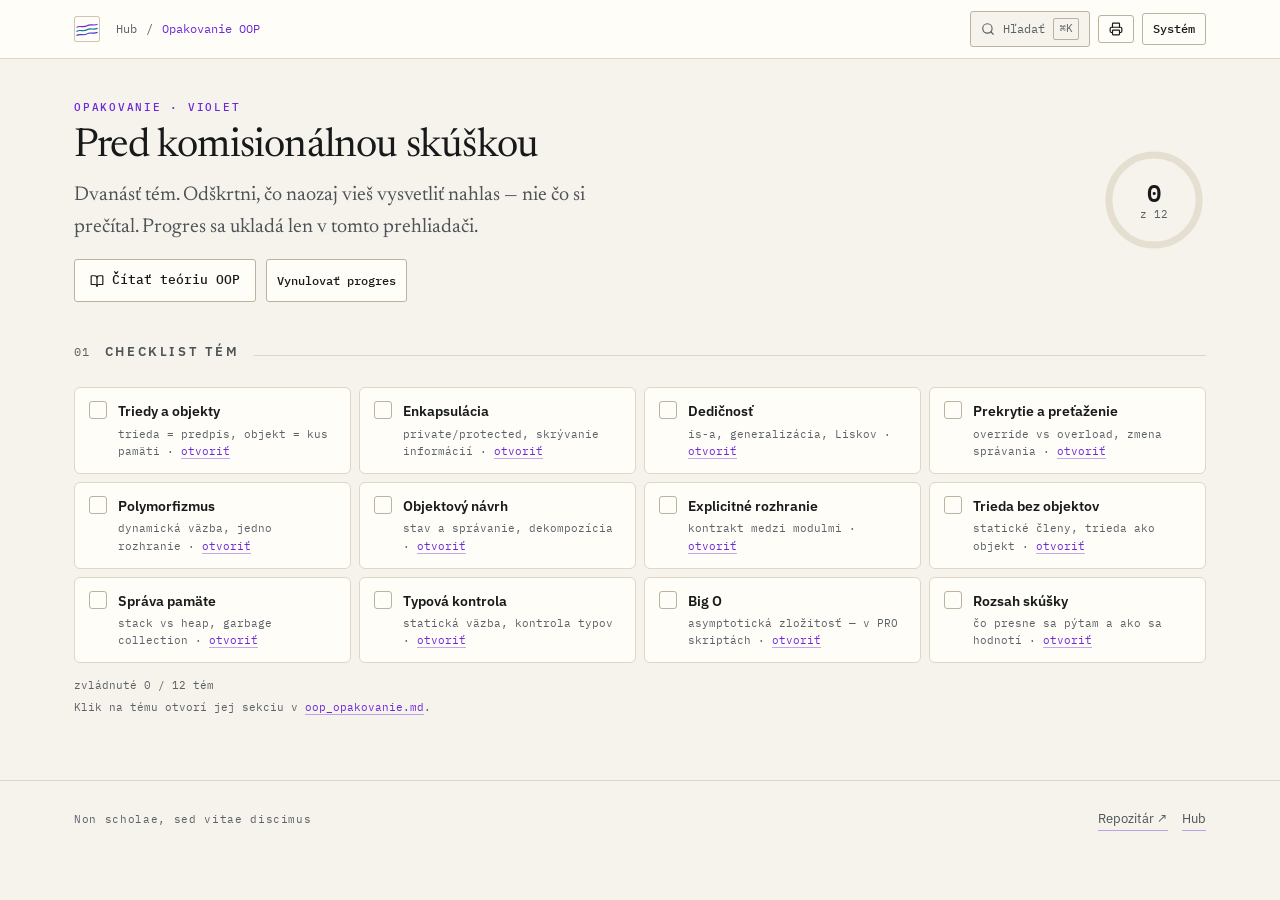
<file: oop.html>
<!DOCTYPE html>
<html lang="sk">
<head>
<meta charset="utf-8">
<meta name="viewport" content="width=device-width, initial-scale=1">
<title>Opakovanie OOP · SPSITKNM</title>
<meta name="description" content="Checklist dvanástich tém pred komisionálnou skúškou z programovania — s vlastným progresom uloženým v prehliadači.">
<script>try{var t=localStorage.getItem('teren-theme');if(t==='light'||t==='dark')document.documentElement.setAttribute('data-theme',t)}catch(e){}</script>
<link rel="icon" href="/assets/favicon.svg" type="image/svg+xml">
<link rel="alternate icon" href="/favicon-32.png" sizes="32x32">
<link rel="apple-touch-icon" href="/apple-touch-icon.png">
<meta property="og:type" content="website">
<meta property="og:image" content="https://spsitknm.github.io/assets/og-oop.png">
<link rel="preconnect" href="https://fonts.googleapis.com">
<link rel="preconnect" href="https://fonts.gstatic.com" crossorigin>
<link href="https://fonts.googleapis.com/css2?family=Newsreader:ital,opsz,wght@0,6..72,400;0,6..72,500;0,6..72,600;1,6..72,400&family=IBM+Plex+Sans:wght@400;500;600;700&family=IBM+Plex+Mono:wght@400;500;600&display=swap" rel="stylesheet">
<link rel="stylesheet" href="/ds.css">
<script src="/app.js"></script>
</head>
<body data-subject="oop">
<a href="#main" class="skip">Preskočiť na obsah</a>

<header class="top">
  <div class="top__in">
    <a class="brand" href="/" aria-label="SPSITKNM — domov">
      <svg viewBox="0 0 32 32" aria-hidden="true"><rect x=".5" y=".5" width="31" height="31" rx="3" fill="none" stroke="var(--line2)"/>
        <path d="M3 24C8 21 11 25 16 22 21 19 24 23 29 20" fill="none" stroke="var(--pro)" stroke-width="1.4"/>
        <path d="M3 19C8 16 11 20 16 17 21 14 24 18 29 15" fill="none" stroke="var(--sxg)" stroke-width="1.4"/>
        <path d="M3 14C8 11 11 15 16 12 21 9 24 13 29 10" fill="none" stroke="var(--oop)" stroke-width="1.4"/></svg>
    </a>
    <nav class="crumb" aria-label="Omrvinky"><a href="/">Hub</a><span>/</span><span class="here s-oop">Opakovanie OOP</span></nav>
    <div class="top__actions">
      <button type="button" class="searchbtn" data-open-palette><svg class="ic" width="14" height="14"><use href="/assets/icons.svg#search"/></svg> Hľadať <span class="kbd">⌘K</span></button>
      <button type="button" class="btn btn--sm" onclick="window.print()" aria-label="Tlačiť"><svg class="ic" width="14" height="14"><use href="/assets/icons.svg#printer"/></svg></button>
      <button type="button" class="btn btn--sm" data-theme-toggle>Téma</button>
    </div>
  </div>
</header>

<main id="main">
  <section class="sec" style="padding-top:40px">
    <div style="display:flex;gap:24px;flex-wrap:wrap;align-items:center">
      <div style="flex:1;min-width:240px">
        <p class="eyebrow" style="color:var(--oop);margin-bottom:10px">OPAKOVANIE · VIOLET</p>
        <h1 class="display" style="font-size:clamp(28px,4vw,40px)">Pred komisionálnou skúškou</h1>
        <p class="lede" style="max-width:48ch;margin-top:10px">Dvanásť tém. Odškrtni, čo naozaj vieš vysvetliť nahlas — nie čo si prečítal. Progres sa ukladá len v tomto prehliadači.</p>
        <div style="display:flex;gap:10px;flex-wrap:wrap;margin-top:16px">
          <a class="btn" href="/citacka.html?s=oop&amp;doc=oop-opakovanie"><svg class="ic" width="14" height="14"><use href="/assets/icons.svg#book"/></svg> Čítať teóriu OOP</a>
          <button type="button" class="btn btn--sm" data-checklist-reset>Vynulovať progres</button>
        </div>
      </div>
      <div class="ring" role="progressbar" aria-valuemin="0" aria-valuemax="100" aria-label="Progres opakovania">
        <svg viewBox="0 0 120 120" aria-hidden="true">
          <circle class="bg" cx="60" cy="60" r="52"/>
          <circle class="fg" data-ring-fg cx="60" cy="60" r="52" transform="rotate(-90 60 60)"/>
        </svg>
        <div class="ring__c"><b data-ring-num>0</b><span>z <span data-ring-total>12</span></span></div>
      </div>
    </div>
  </section>

  <section class="sec sec--tight">
    <div class="rule"><span class="n">01</span><h2>Checklist tém</h2><span class="bar"></span></div>
    <div class="checklist" data-checklist="oop-check" id="checklist">
      <p class="muted" style="font-size:13px">Načítavam témy…</p>
    </div>
    <p class="mono" style="font-size:11px;color:var(--ink3);margin-top:14px" data-progress-label>zvládnuté 0 / 12 tém</p>
    <p class="mono" style="font-size:11px;color:var(--ink3);margin-top:4px">Klik na tému otvorí jej sekciu v <a class="lnk" href="/citacka.html?s=oop&amp;doc=oop-opakovanie">oop_opakovanie.md</a>.</p>
  </section>
</main>

<footer class="foot">
  <div class="foot__in">
    <p class="mono">Non scholae, sed vitae discimus</p>
    <div style="display:flex;gap:14px;font-size:13px">
      <a class="lnk" href="https://github.com/SPSITKNM/oop_opakovanie">Repozitár ↗</a>
      <a class="lnk" href="/">Hub</a>
    </div>
  </div>
</footer>

<nav class="tabbar" aria-label="Rýchla navigácia">
  <a href="/">Hub</a><a href="/predmet.html?s=pro">PRO</a><a href="/predmet.html?s=sxg">SXG</a><a href="/oop.html" aria-current="page">OOP</a>
</nav>

<script>
(function boot() {
  if (!window.TEREN) { return setTimeout(boot, 20); }
  var T = window.TEREN;
  function refUrl(ref) {
    var s = ref.split('/')[0], rest = ref.split('/').slice(1).join('/');
    var slug = rest.split('#')[0], hash = rest.indexOf('#') >= 0 ? '#' + rest.split('#')[1] : '';
    return '/citacka.html?s=' + s + '&doc=' + slug + hash;
  }
  fetch('/content/oop.json').then(function (r) { return r.json(); }).then(function (set) {
    var box = document.getElementById('checklist');
    box.innerHTML = (set.topics || []).map(function (t) {
      var url = refUrl(t.ref || 'oop/oop-opakovanie');
      return '<button type="button" class="check" data-id="' + t.id + '" aria-pressed="false">' +
        '<span class="box" aria-hidden="true"><svg width="12" height="12"><use href="/assets/icons.svg#check"/></svg></span>' +
        '<span style="min-width:0"><span class="nm">' + T.esc(t.name) + '</span>' +
        '<span class="hi">' + T.esc(t.hint) + ' · <a class="lnk" href="' + url + '" onclick="event.stopPropagation()">otvoriť</a></span></span>' +
        '</button>';
    }).join('');
    T.initChecklist();
  }).catch(function () {
    document.getElementById('checklist').innerHTML = '<p class="i2" style="font-size:13px">Témy sa nenačítali. Skús obnoviť stránku alebo otvor <a class="lnk" href="/citacka.html?s=oop&doc=oop-opakovanie">oop_opakovanie.md</a>.</p>';
  });
})();
</script>
</body>
</html>
</file>
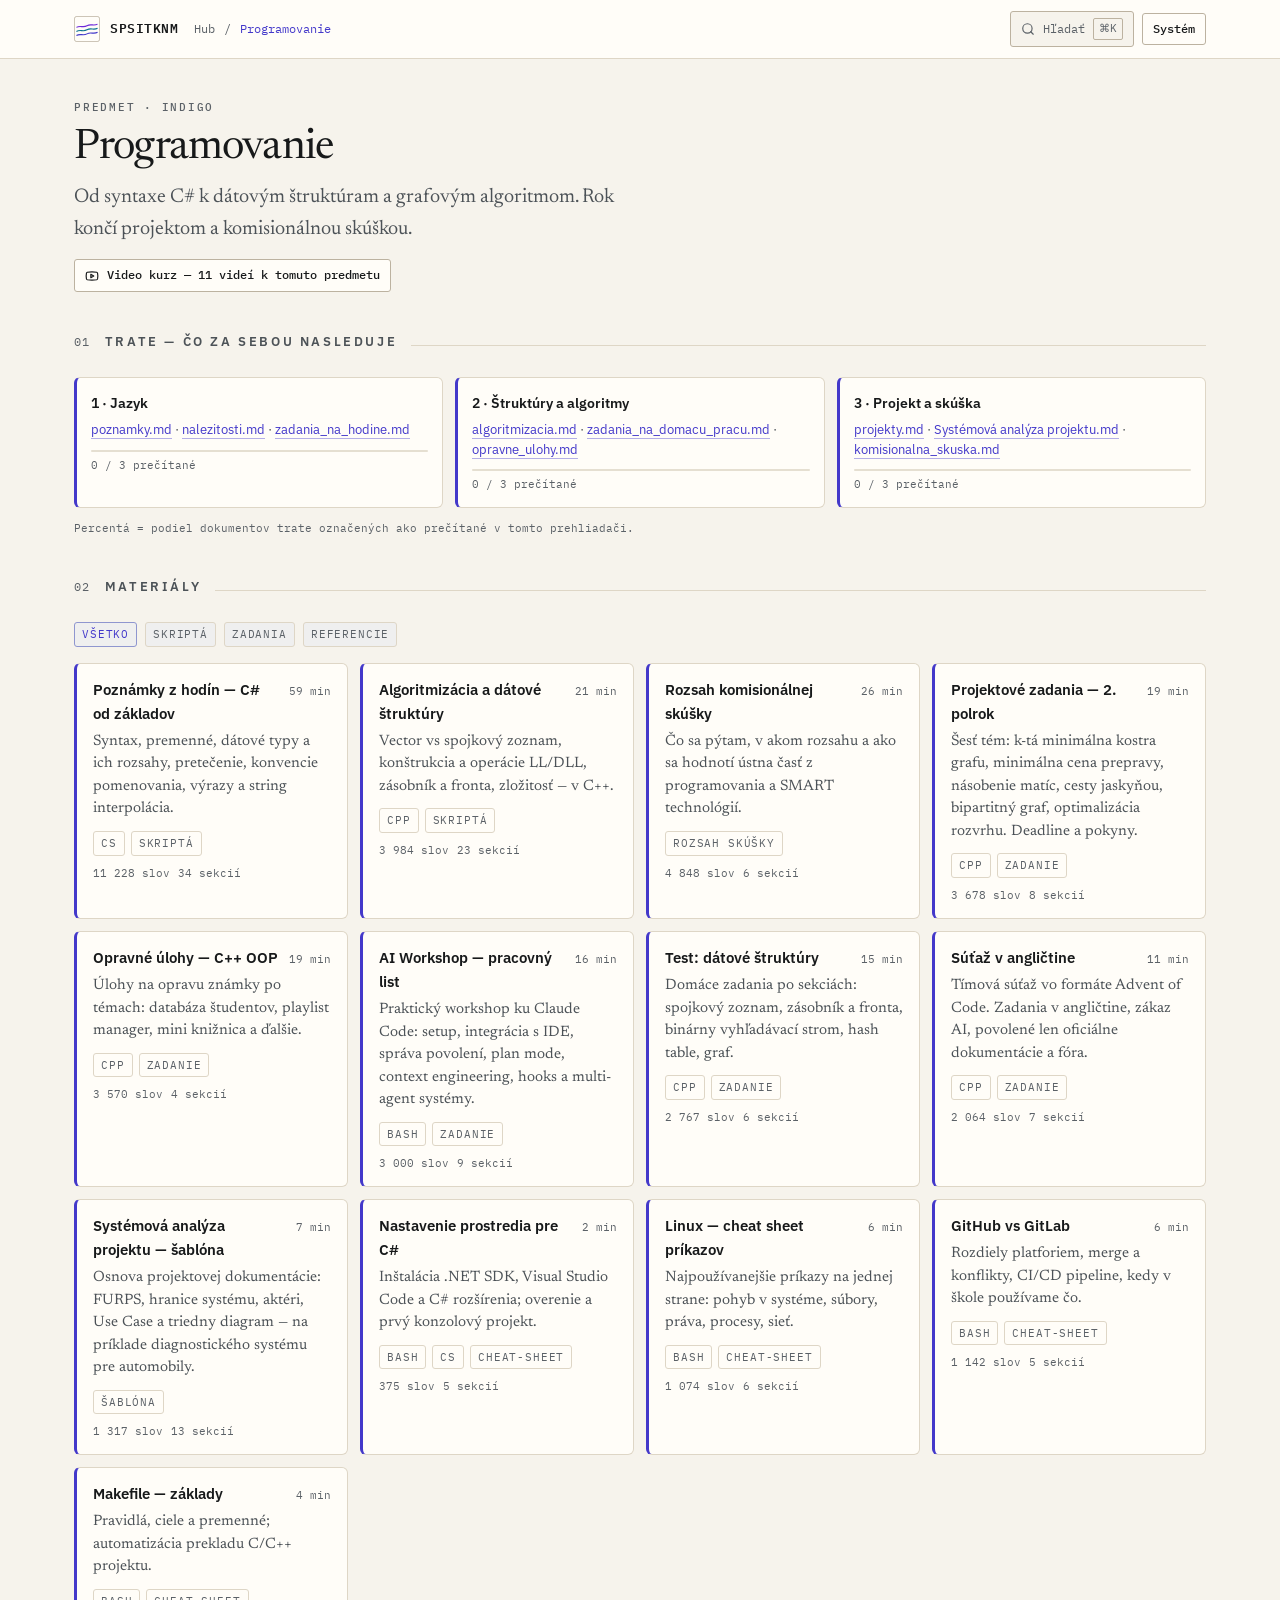
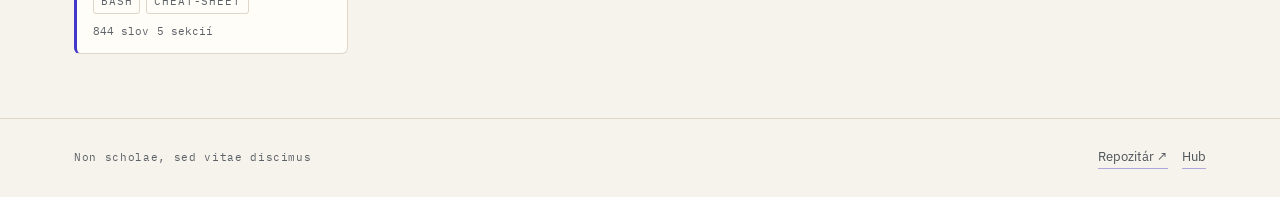
<file: predmet.html>
<!DOCTYPE html>
<html lang="sk">
<head>
<meta charset="utf-8">
<meta name="viewport" content="width=device-width, initial-scale=1">
<title>Predmet · SPSITKNM</title>
<meta name="description" content="Materiály predmetu — skriptá, zadania, cheat-sheety a trate učiva.">
<script>try{var t=localStorage.getItem('teren-theme');if(t==='light'||t==='dark')document.documentElement.setAttribute('data-theme',t)}catch(e){}
(function(){var s=new URLSearchParams(location.search).get('s');if(s==='oop')location.replace('/oop.html');})();</script>
<link rel="icon" href="/assets/favicon.svg" type="image/svg+xml">
<link rel="alternate icon" href="/favicon-32.png" sizes="32x32">
<link rel="apple-touch-icon" href="/apple-touch-icon.png">
<meta property="og:type" content="website">
<meta property="og:image" content="https://spsitknm.github.io/assets/og-hub.png">
<link rel="preconnect" href="https://fonts.googleapis.com">
<link rel="preconnect" href="https://fonts.gstatic.com" crossorigin>
<link href="https://fonts.googleapis.com/css2?family=Newsreader:ital,opsz,wght@0,6..72,400;0,6..72,500;0,6..72,600;1,6..72,400&family=IBM+Plex+Sans:wght@400;500;600;700&family=IBM+Plex+Mono:wght@400;500;600&display=swap" rel="stylesheet">
<link rel="stylesheet" href="/ds.css">
<script src="/app.js"></script>
</head>
<body>
<a href="#main" class="skip">Preskočiť na obsah</a>

<header class="top">
  <div class="top__in">
    <a class="brand" href="/" aria-label="SPSITKNM — domov">
      <svg viewBox="0 0 32 32" aria-hidden="true"><rect x=".5" y=".5" width="31" height="31" rx="3" fill="none" stroke="var(--line2)"/>
        <path d="M3 24C8 21 11 25 16 22 21 19 24 23 29 20" fill="none" stroke="var(--pro)" stroke-width="1.4"/>
        <path d="M3 19C8 16 11 20 16 17 21 14 24 18 29 15" fill="none" stroke="var(--sxg)" stroke-width="1.4"/>
        <path d="M3 14C8 11 11 15 16 12 21 9 24 13 29 10" fill="none" stroke="var(--oop)" stroke-width="1.4"/></svg>
      <b>SPSITKNM</b>
    </a>
    <nav class="crumb" aria-label="Omrvinky"><a href="/">Hub</a><span>/</span><span class="here" data-crumb>predmet</span></nav>
    <div class="top__actions">
      <button type="button" class="searchbtn" data-open-palette aria-label="Hľadať v obsahu">
        <svg class="ic" width="14" height="14"><use href="/assets/icons.svg#search"/></svg> Hľadať <span class="kbd">⌘K</span>
      </button>
      <button type="button" class="btn btn--sm" data-theme-toggle>Téma</button>
    </div>
  </div>
</header>

<main id="main">
  <section class="sec" style="padding-top:40px">
    <div style="display:flex;gap:28px;flex-wrap:wrap;align-items:flex-end">
      <div style="flex:1;min-width:260px">
        <p class="eyebrow" data-subj-eyebrow style="margin-bottom:10px">PREDMET</p>
        <h1 class="display" style="font-size:clamp(28px,4.4vw,42px)" data-subj-name>—</h1>
        <p class="lede" style="max-width:52ch;margin-top:10px" data-subj-lede></p>
        <a class="btn btn--sm" data-playlist href="#" target="_blank" rel="noopener" hidden style="margin-top:14px">
          <svg class="ic" width="14" height="14"><use href="/assets/icons.svg#youtube"/></svg> Video kurz na YouTube
        </a>
      </div>
      <div class="deadline" data-deadline hidden>
        <div class="deadline__n"><b data-dl-days>—</b><span>DNÍ</span></div>
        <div class="deadline__t"><b data-dl-title>—</b><span data-dl-date>—</span></div>
      </div>
    </div>
  </section>

  <section class="sec sec--tight" data-tracks-wrap hidden>
    <div class="rule"><span class="n">01</span><h2>Trate — čo za sebou nasleduje</h2><span class="bar"></span></div>
    <div class="grid--sm" style="display:grid" data-tracks></div>
    <p class="mono" style="font-size:10.5px;color:var(--ink3);margin-top:12px">Percentá = podiel dokumentov trate označených ako prečítané v tomto prehliadači.</p>
  </section>

  <section class="sec sec--tight">
    <div class="rule"><span class="n" data-mat-n>02</span><h2>Materiály</h2><span class="bar"></span></div>
    <div style="display:flex;gap:8px;flex-wrap:wrap;margin-bottom:16px" data-filters>
      <button type="button" class="tag tag--acc" data-filter="all" aria-pressed="true">všetko</button>
      <button type="button" class="tag" data-filter="skripta" aria-pressed="false">skriptá</button>
      <button type="button" class="tag" data-filter="zadanie" aria-pressed="false">zadania</button>
      <button type="button" class="tag" data-filter="referencie" aria-pressed="false">referencie</button>
    </div>
    <div class="grid--sm" style="display:grid" data-docs></div>
  </section>
</main>

<footer class="foot">
  <div class="foot__in">
    <p class="mono">Non scholae, sed vitae discimus</p>
    <div style="display:flex;gap:14px;font-size:13px">
      <a class="lnk" data-repo-link href="https://github.com/SPSITKNM">Repozitár ↗</a>
      <a class="lnk" href="/">Hub</a>
    </div>
  </div>
</footer>

<nav class="tabbar" aria-label="Rýchla navigácia">
  <a href="/">Hub</a>
  <a href="/predmet.html?s=pro" data-tab="pro">PRO</a>
  <a href="/predmet.html?s=sxg" data-tab="sxg">SXG</a>
  <a href="/oop.html">OOP</a>
</nav>

<script>
(function boot() {
  if (!window.TEREN) { return setTimeout(boot, 20); }
  var T = window.TEREN;
  var s = new URLSearchParams(location.search).get('s') || 'pro';
  if (!T.SUBJECTS[s]) s = 'pro';
  document.body.setAttribute('data-subject', s);
  var tab = document.querySelector('[data-tab="' + s + '"]'); if (tab) tab.setAttribute('aria-current', 'page');
  var KIND_GROUP = { skripta: 'skripta', zadanie: 'zadanie', rozsah: 'referencie', sablona: 'referencie', cheatsheet: 'referencie' };
  var KIND_LABEL = { skripta: 'skriptá', zadanie: 'zadanie', rozsah: 'rozsah skúšky', sablona: 'šablóna', cheatsheet: 'cheat-sheet' };

  fetch('/content/' + s + '.json').then(function (r) { return r.json(); }).then(function (set) {
    var sub = set.subject;
    document.title = sub.name + ' · SPSITKNM';
    document.querySelector('[data-crumb]').textContent = sub.name;
    document.querySelector('[data-crumb]').className = 'here s-' + s;
    document.querySelector('[data-subj-eyebrow]').textContent = 'PREDMET · ' + ({ pro: 'INDIGO', sxg: 'CYAN', oop: 'VIOLET' }[s]);
    document.querySelector('[data-subj-name]').textContent = sub.name;
    document.querySelector('[data-subj-lede]').textContent = sub.lede || '';
    document.querySelector('[data-repo-link]').href = 'https://github.com/SPSITKNM/' + sub.repo;
    if (sub.playlist) {
      var pl = document.querySelector('[data-playlist]');
      pl.href = 'https://www.youtube.com/playlist?list=' + sub.playlist; pl.hidden = false;
      var vids = (set.docs || []).reduce(function (n, d) { return n + ((d.video || []).length); }, 0);
      if (vids) pl.lastChild.textContent = ' Video kurz — ' + vids + ' videí k tomuto predmetu';
    }

    var docs = set.docs || [];
    var bySlug = {}; docs.forEach(function (d) { bySlug[d.slug] = d; });

    // deadline
    if (sub.deadline) {
      var days = Math.ceil((Date.parse(sub.deadline) - Date.now()) / 864e5);
      if (days > 0) {
        var dl = document.querySelector('[data-deadline]'); dl.hidden = false;
        dl.querySelector('[data-dl-days]').textContent = days;
        dl.querySelector('[data-dl-title]').textContent = sub.deadlineTitle || 'Najbližší deadline';
        dl.querySelector('[data-dl-date]').textContent = new Date(sub.deadline).toLocaleDateString('sk-SK');
      }
    }

    // trate
    var tw = document.querySelector('[data-tracks-wrap]'), tc = document.querySelector('[data-tracks]');
    if ((set.tracks || []).length) {
      tw.hidden = false;
      tc.innerHTML = set.tracks.map(function (tr) {
        var got = tr.docs.filter(function (sl) { return T.isRead(s, sl); }).length;
        var pct = tr.docs.length ? Math.round(got / tr.docs.length * 100) : 0;
        var links = tr.docs.map(function (sl) {
          var d = bySlug[sl]; return d ? '<a class="lnk" href="/citacka.html?s=' + s + '&doc=' + sl + '">' + T.esc(d.file) + '</a>' : sl;
        }).join(' · ');
        return '<div class="track"><b>' + T.esc(tr.name) + '</b><p>' + links + '</p>' +
          '<div class="doc__bar"><i style="width:' + pct + '%"></i></div>' +
          '<p class="mono" style="font-size:10.5px;color:var(--ink3);margin-top:6px">' + got + ' / ' + tr.docs.length + ' prečítané</p></div>';
      }).join('');
    }
    document.querySelector('[data-mat-n]').textContent = (set.tracks || []).length ? '02' : '01';

    // materiály
    var wrap = document.querySelector('[data-docs]');
    function render(filter) {
      wrap.innerHTML = docs.filter(function (d) {
        return filter === 'all' || KIND_GROUP[d.kind || 'skripta'] === filter;
      }).map(function (d) {
        var mins = T.readingMins(d.words || 0);
        var read = T.isRead(s, d.slug);
        var tags = (d.lang || []).map(function (l) { return '<span class="tag">' + l + '</span>'; }).join('') +
          '<span class="tag">' + (KIND_LABEL[d.kind] || d.kind || '') + '</span>' +
          (read ? '<span class="tag tag--acc">prečítané</span>' : '');
        return '<a class="doc" href="/citacka.html?s=' + s + '&doc=' + d.slug + '"' + (T.isNew(d.updated) ? ' data-new' : '') + '>' +
          '<div class="doc__hd"><span class="doc__t">' + T.esc(d.title) + '</span><span class="doc__mins">' + mins + ' min</span></div>' +
          '<div class="doc__d">' + T.esc(d.desc || '') + '</div>' +
          '<div class="doc__tags">' + tags + '</div>' +
          '<div class="doc__meta"><span>' + (d.words || 0).toLocaleString('sk-SK') + ' slov</span><span>' + (d.headings || []).length + ' sekcií</span></div>' +
          '</a>';
      }).join('') || '<p class="muted" style="font-size:13px">Žiadny materiál v tejto kategórii.</p>';
    }
    render('all');
    document.querySelectorAll('[data-filter]').forEach(function (b) {
      b.addEventListener('click', function () {
        document.querySelectorAll('[data-filter]').forEach(function (x) { x.setAttribute('aria-pressed', 'false'); x.classList.remove('tag--acc'); });
        b.setAttribute('aria-pressed', 'true'); b.classList.add('tag--acc');
        render(b.getAttribute('data-filter'));
      });
    });
  }).catch(function () {
    document.querySelector('[data-subj-name]').textContent = 'Predmet sa nenačítal';
    document.querySelector('[data-subj-lede]').innerHTML = 'Skús <a class="lnk" href="/">hub</a> alebo obnov stránku.';
  });
})();
</script>
</body>
</html>
</file>
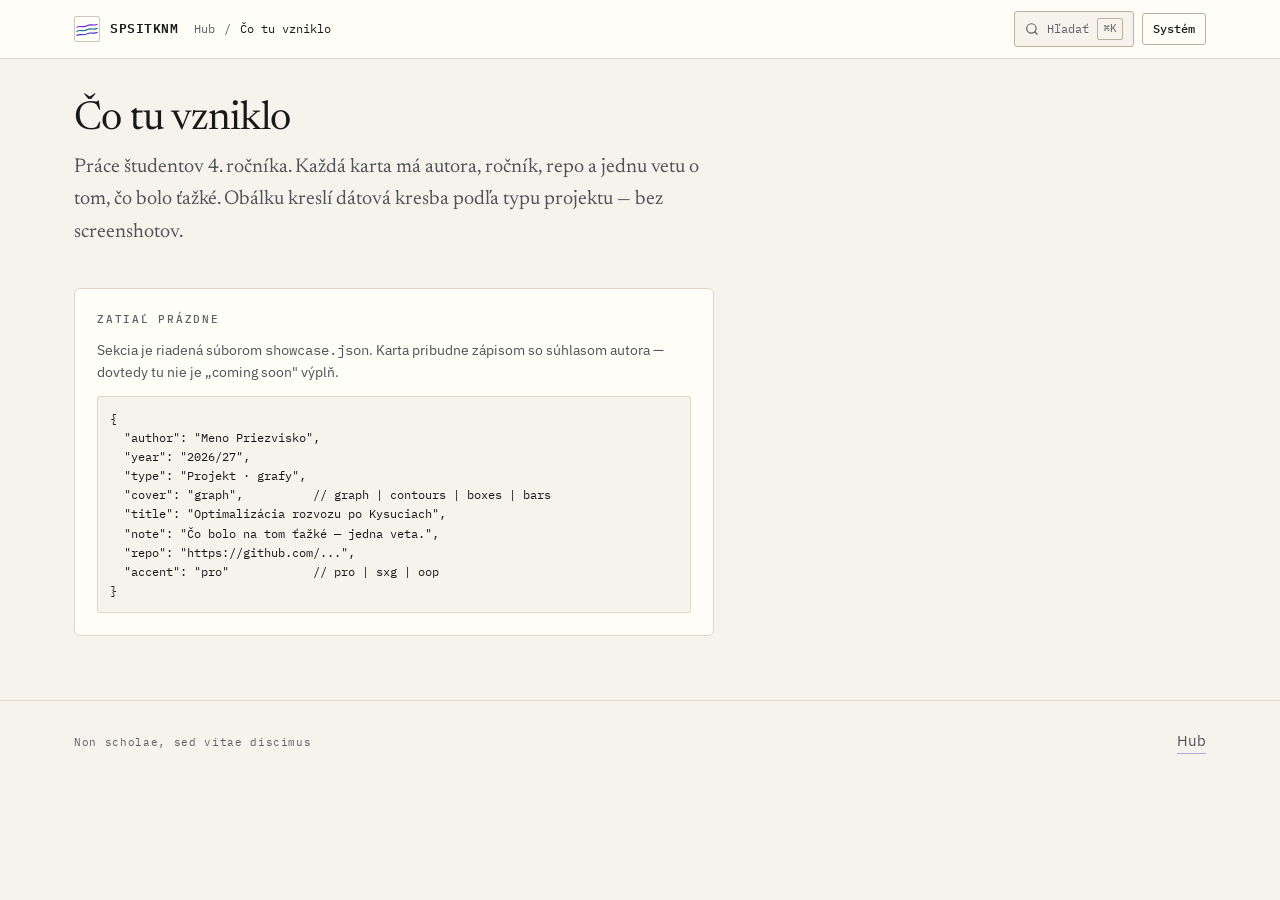
<file: showcase.html>
<!DOCTYPE html>
<html lang="sk">
<head>
<meta charset="utf-8">
<meta name="viewport" content="width=device-width, initial-scale=1">
<title>Čo tu vzniklo · SPSITKNM</title>
<meta name="description" content="Práce študentov 4. ročníka — projekty, systémové analýzy a súťažné riešenia.">
<script>try{var t=localStorage.getItem('teren-theme');if(t==='light'||t==='dark')document.documentElement.setAttribute('data-theme',t)}catch(e){}</script>
<link rel="icon" href="/assets/favicon.svg" type="image/svg+xml">
<link rel="alternate icon" href="/favicon-32.png" sizes="32x32">
<link rel="apple-touch-icon" href="/apple-touch-icon.png">
<meta property="og:type" content="website">
<meta property="og:image" content="https://spsitknm.github.io/assets/og-hub.png">
<link rel="preconnect" href="https://fonts.googleapis.com">
<link rel="preconnect" href="https://fonts.gstatic.com" crossorigin>
<link href="https://fonts.googleapis.com/css2?family=Newsreader:ital,opsz,wght@0,6..72,400;0,6..72,500;0,6..72,600;1,6..72,400&family=IBM+Plex+Sans:wght@400;500;600;700&family=IBM+Plex+Mono:wght@400;500;600&display=swap" rel="stylesheet">
<link rel="stylesheet" href="/ds.css">
<script src="/app.js"></script>
</head>
<body>
<a href="#main" class="skip">Preskočiť na obsah</a>

<header class="top">
  <div class="top__in">
    <a class="brand" href="/" aria-label="SPSITKNM — domov">
      <svg viewBox="0 0 32 32" aria-hidden="true"><rect x=".5" y=".5" width="31" height="31" rx="3" fill="none" stroke="var(--line2)"/>
        <path d="M3 24C8 21 11 25 16 22 21 19 24 23 29 20" fill="none" stroke="var(--pro)" stroke-width="1.4"/>
        <path d="M3 19C8 16 11 20 16 17 21 14 24 18 29 15" fill="none" stroke="var(--sxg)" stroke-width="1.4"/>
        <path d="M3 14C8 11 11 15 16 12 21 9 24 13 29 10" fill="none" stroke="var(--oop)" stroke-width="1.4"/></svg>
      <b>SPSITKNM</b>
    </a>
    <nav class="crumb" aria-label="Omrvinky"><a href="/">Hub</a><span>/</span><span class="here">Čo tu vzniklo</span></nav>
    <div class="top__actions">
      <button type="button" class="searchbtn" data-open-palette><svg class="ic" width="14" height="14"><use href="/assets/icons.svg#search"/></svg> Hľadať <span class="kbd">⌘K</span></button>
      <button type="button" class="btn btn--sm" data-theme-toggle>Téma</button>
    </div>
  </div>
</header>

<main id="main">
  <section class="sec" style="padding-top:40px">
    <h1 class="display" style="font-size:clamp(28px,4vw,40px)">Čo tu vzniklo</h1>
    <p class="lede" style="max-width:60ch;margin-top:10px">Práce študentov 4. ročníka. Každá karta má autora, ročník, repo a jednu vetu o tom, čo bolo ťažké. Obálku kreslí dátová kresba podľa typu projektu — bez screenshotov.</p>
  </section>

  <section class="sec sec--tight">
    <div class="grid" data-showcase>
      <p class="muted" style="font-size:13px">Načítavam…</p>
    </div>
  </section>

  <section class="sec sec--tight" data-empty hidden>
    <div class="card" style="max-width:640px">
      <p class="eyebrow" style="margin-bottom:10px">Zatiaľ prázdne</p>
      <p style="font-size:14px;line-height:1.6;color:var(--ink2)">Sekcia je riadená súborom <code class="mono">showcase.json</code>. Karta pribudne zápisom so súhlasom autora — dovtedy tu nie je „coming soon" výplň.</p>
      <pre class="mono" style="font-size:12px;line-height:1.6;background:var(--bg);border:1px solid var(--line);border-radius:var(--r-c);padding:12px;margin-top:12px;overflow-x:auto">{
  "author": "Meno Priezvisko",
  "year": "2026/27",
  "type": "Projekt · grafy",
  "cover": "graph",          // graph | contours | boxes | bars
  "title": "Optimalizácia rozvozu po Kysuciach",
  "note": "Čo bolo na tom ťažké — jedna veta.",
  "repo": "https://github.com/...",
  "accent": "pro"            // pro | sxg | oop
}</pre>
    </div>
  </section>
</main>

<footer class="foot">
  <div class="foot__in">
    <p class="mono">Non scholae, sed vitae discimus</p>
    <a class="lnk" href="/">Hub</a>
  </div>
</footer>

<nav class="tabbar" aria-label="Rýchla navigácia">
  <a href="/">Hub</a><a href="/predmet.html?s=pro">PRO</a><a href="/predmet.html?s=sxg">SXG</a><a href="/oop.html">OOP</a>
</nav>

<script>
(function boot() {
  if (!window.TEREN) { return setTimeout(boot, 20); }
  var T = window.TEREN;
  function cover(kind, accent) {
    var c = 'var(--' + (accent || 'pro') + ')';
    if (kind === 'graph') return '<svg viewBox="0 0 200 96" aria-hidden="true"><line x1="24" y1="70" x2="80" y2="34" stroke="var(--line2)"/><line x1="80" y1="34" x2="132" y2="66" stroke="' + c + '" stroke-width="1.8"/><line x1="132" y1="66" x2="176" y2="30" stroke="' + c + '" stroke-width="1.8"/><line x1="24" y1="70" x2="132" y2="66" stroke="var(--line2)"/><circle cx="24" cy="70" r="6" fill="' + c + '"/><circle cx="80" cy="34" r="6" fill="var(--bg)" stroke="var(--line2)"/><circle cx="132" cy="66" r="6" fill="' + c + '"/><circle cx="176" cy="30" r="6" fill="' + c + '"/></svg>';
    if (kind === 'boxes') return '<svg viewBox="0 0 200 96" aria-hidden="true"><rect x="16" y="18" width="52" height="26" rx="3" fill="none" stroke="' + c + '"/><rect x="88" y="18" width="52" height="26" rx="3" fill="none" stroke="var(--line2)"/><rect x="52" y="60" width="52" height="26" rx="3" fill="none" stroke="var(--line2)"/><rect x="128" y="58" width="56" height="30" rx="3" fill="none" stroke="' + c + '"/><path d="M68 31 88 31" stroke="' + c + '"/><path d="M42 44 78 60" stroke="var(--line2)"/></svg>';
    if (kind === 'bars') return '<svg viewBox="0 0 200 96" aria-hidden="true"><rect x="16" y="16" width="168" height="64" fill="none" stroke="var(--line2)"/><rect x="30" y="58" width="14" height="14" fill="' + c + '"/><rect x="58" y="44" width="14" height="28" fill="var(--line2)"/><rect x="86" y="30" width="14" height="42" fill="var(--line2)"/><rect x="114" y="50" width="14" height="22" fill="' + c + '"/><rect x="142" y="36" width="14" height="36" fill="var(--line2)"/></svg>';
    return T.contourSVG(6, 2, 200, 96).replace('class="contours"', 'style="width:100%;height:auto;display:block"');
  }
  fetch('/showcase.json').then(function (r) { return r.json(); }).then(function (data) {
    var items = (data && data.items) || [];
    var wrap = document.querySelector('[data-showcase]');
    if (!items.length) {
      wrap.closest('.sec').hidden = true;
      document.querySelector('[data-empty]').hidden = false;
      return;
    }
    wrap.innerHTML = items.map(function (it) {
      return '<article class="showcard">' +
        '<div class="showcard__cov">' + cover(it.cover, it.accent) + '</div>' +
        '<div class="showcard__b"><div class="showcard__k" style="color:var(--' + (it.accent || 'pro') + ')">' + T.esc(it.type || '') + ' · ' + T.esc(it.year || '') + '</div>' +
        '<div class="showcard__t">' + T.esc(it.title || '') + '</div>' +
        '<p class="showcard__d">' + T.esc(it.note || '') + '</p>' +
        '<div class="showcard__m">' + T.esc(it.author || '') + (it.repo ? ' · <a class="lnk" href="' + it.repo + '">repo ↗</a>' : '') + '</div></div></article>';
    }).join('');
  }).catch(function () {
    document.querySelector('[data-showcase]').closest('.sec').hidden = true;
    document.querySelector('[data-empty]').hidden = false;
  });
})();
</script>
</body>
</html>
</file>
<file: ds.css>
/* ============================================================================
   SPSITKNM · TERÉN — design system v3
   Jediný zdroj tokenov a komponentov. Nasledovník design-system.css v2.0.
   https://spsitknm.github.io/ds.css
   Koncept: "terénna príručka informatiky" — kniha, nie dashboard.
   ========================================================================= */

/* ── 1 · Reset ───────────────────────────────────────────────────────────── */
*,*::before,*::after{box-sizing:border-box;margin:0;padding:0}
html{-webkit-text-size-adjust:100%;scroll-behavior:smooth}
@media (prefers-reduced-motion:reduce){html{scroll-behavior:auto}}
body{min-height:100vh;line-height:1.6;-webkit-font-smoothing:antialiased;
  font-family:var(--sans);font-size:15px;color:var(--ink);background:var(--bg)}
img,svg,video{max-width:100%;display:block}
button,input,select,textarea{font:inherit;color:inherit}
ul,ol{list-style:none}
table{border-collapse:collapse}
a{color:var(--acc);text-decoration:none}
[hidden]{display:none!important}

/* ── 2 · Tokeny ──────────────────────────────────────────────────────────── */
/* Plot (tmavá, ako plotrovaný výkres) je východisko. Papier (svetlá) prepisuje. */
:root{
  --bg:#0c0e10; --bg2:#121518; --bg3:#191d21; --bg4:#20252a;
  --line:#262c32; --line2:#39424a;
  --ink:#e9e7e1; --ink2:#a5acb4; --ink3:#8b929b;
  --pro:#818cf8; --pro-soft:#1a1c33;
  --sxg:#22d3ee; --sxg-soft:#0f2830;
  --oop:#a78bfa; --oop-soft:#211a35;
  --warn:#f0b232; --ok:#4ade80; --err:#f87171;
  --acc:var(--pro); --acc-soft:var(--pro-soft);

  --sans:'IBM Plex Sans',system-ui,-apple-system,Segoe UI,Roboto,sans-serif;
  --serif:'Newsreader',Georgia,'Times New Roman',serif;
  --mono:'IBM Plex Mono',ui-monospace,'SF Mono',Menlo,Consolas,monospace;

  --prose:19px;            /* dlhý text v čítačke */
  --measure:66ch;          /* šírka riadku prózy */
  --wrap:1180px;           /* max šírka layoutu */
  --toc-w:230px;
  --margin-w:190px;

  --r-c:3px;               /* kontrola / drobný prvok */
  --r-k:6px;               /* karta */
  --sh:0 12px 32px rgba(0,0,0,.42);   /* len plávajúce vrstvy */

  --t:120ms cubic-bezier(.2,.7,.3,1);
  --t2:180ms cubic-bezier(.2,.7,.3,1);
}
@media (prefers-color-scheme:light){
  :root:not([data-theme="dark"]){
    --bg:#f6f3ec; --bg2:#fffdf8; --bg3:#efeade; --bg4:#e5dfd1;
    --line:#ded6c6; --line2:#bcb2a0;
    --ink:#17191a; --ink2:#4c5257; --ink3:#5b6167;
    --pro:#4338ca; --pro-soft:#ecebfb;
    --sxg:#0e7490; --sxg-soft:#e2f2f6;
    --oop:#6d28d9; --oop-soft:#f0eafd;
    --warn:#9a6100; --ok:#166534; --err:#b91c1c;
    --sh:0 12px 32px rgba(35,25,10,.18);
  }
}
:root[data-theme="light"]{
  --bg:#f6f3ec; --bg2:#fffdf8; --bg3:#efeade; --bg4:#e5dfd1;
  --line:#ded6c6; --line2:#bcb2a0;
  --ink:#17191a; --ink2:#4c5257; --ink3:#5b6167;
  --pro:#4338ca; --pro-soft:#ecebfb;
  --sxg:#0e7490; --sxg-soft:#e2f2f6;
  --oop:#6d28d9; --oop-soft:#f0eafd;
  --warn:#9a6100; --ok:#166534; --err:#b91c1c;
  --sh:0 12px 32px rgba(35,25,10,.18);
}

/* per-predmet akcent: nasadí sa na <body data-subject="pro"> alebo lokálny wrapper */
[data-subject="pro"]{--acc:var(--pro);--acc-soft:var(--pro-soft)}
[data-subject="sxg"]{--acc:var(--sxg);--acc-soft:var(--sxg-soft)}
[data-subject="oop"]{--acc:var(--oop);--acc-soft:var(--oop-soft)}

::selection{background:color-mix(in oklab,var(--acc) 26%,transparent);color:var(--ink)}
::-webkit-scrollbar{width:9px;height:9px}
::-webkit-scrollbar-track{background:var(--bg)}
::-webkit-scrollbar-thumb{background:var(--line2);border-radius:9px}
:focus-visible{outline:2px solid var(--acc);outline-offset:2px;border-radius:var(--r-c)}
a:hover{color:var(--ink)}
a.lnk{border-bottom:1px solid color-mix(in oklab,var(--acc) 40%,transparent)}
a.lnk:hover{border-bottom-color:var(--ink)}

/* ── 3 · Layout ──────────────────────────────────────────────────────────── */
.wrap{width:100%;max-width:var(--wrap);margin:0 auto;padding:0 24px}
@media (max-width:640px){.wrap{padding:0 16px}}
.stack>*+*{margin-top:var(--s,16px)}
.between{display:flex;align-items:center;justify-content:space-between;gap:16px;flex-wrap:wrap}

/* ── 4 · Typo helpers ────────────────────────────────────────────────────── */
.mono{font-family:var(--mono)}
.serif{font-family:var(--serif)}
.eyebrow{font-family:var(--mono);font-size:11px;font-weight:500;letter-spacing:.16em;
  text-transform:uppercase;color:var(--ink3)}
.display{font-family:var(--serif);font-weight:400;letter-spacing:-.02em;line-height:1.06;
  font-size:clamp(30px,5vw,52px);text-wrap:balance}
h1,h2,h3,h4{font-weight:600;letter-spacing:-.01em;line-height:1.25}
.lede{font-family:var(--serif);font-size:20px;line-height:1.62;color:var(--ink2);max-width:64ch}
.muted{color:var(--ink3)}
.i2{color:var(--ink2)}

/* číslovaná sekcia so zarovnávacou linkou */
.rule{display:flex;align-items:baseline;gap:14px;margin:0 0 26px}
.rule .n{font-family:var(--mono);font-size:12px;color:var(--ink3);letter-spacing:.12em;flex:none}
.rule h2,.rule h1{font-size:13px;letter-spacing:.2em;text-transform:uppercase;font-weight:600;color:var(--ink2);margin:0}
.rule .bar{flex:1;height:1px;background:var(--line)}

/* ── 5 · Tlačidlá, štítky ────────────────────────────────────────────────── */
.btn{display:inline-flex;align-items:center;gap:8px;font-family:var(--mono);font-size:13px;
  font-weight:500;padding:10px 15px;border-radius:var(--r-c);border:1px solid var(--line2);
  background:var(--bg2);color:var(--ink);cursor:pointer;transition:border-color var(--t),background var(--t),color var(--t);
  text-decoration:none}
.btn:hover{border-color:var(--ink3);color:var(--ink)}
.btn--solid{background:var(--ink);color:var(--bg);border-color:var(--ink);font-weight:600}
.btn--solid:hover{background:var(--ink2);border-color:var(--ink2);color:var(--bg)}
.btn--sm{font-size:11.5px;padding:6px 10px}
.btn--acc{border-color:var(--acc);color:var(--acc)}
.btn--acc:hover{background:var(--acc-soft)}
.btn[aria-pressed="true"]{border-color:var(--acc);color:var(--acc);background:var(--acc-soft)}
.kbd{font-family:var(--mono);font-size:11px;border:1px solid var(--line2);border-radius:2px;
  padding:1px 5px;color:var(--ink3)}
.tag{display:inline-flex;align-items:center;font-family:var(--mono);font-size:10.5px;
  letter-spacing:.08em;text-transform:uppercase;padding:3px 7px;border:1px solid var(--line);
  border-radius:var(--r-c);color:var(--ink3);white-space:nowrap}
.tag--acc{color:var(--acc);border-color:color-mix(in oklab,var(--acc) 45%,var(--line))}

/* ── 6 · Hlavička stránky ────────────────────────────────────────────────── */
.top{position:sticky;top:0;z-index:30;border-bottom:1px solid var(--line);background:var(--bg2)}
.top__in{max-width:var(--wrap);margin:0 auto;padding:11px 24px;display:flex;align-items:center;gap:16px;flex-wrap:wrap}
.brand{display:flex;align-items:center;gap:10px;color:var(--ink);text-decoration:none;flex:none}
.brand svg{width:26px;height:26px;flex:none}
.brand b{font-family:var(--mono);font-weight:600;font-size:13px;letter-spacing:.04em}
.top__year{font-family:var(--mono);font-size:11px;color:var(--ink3);letter-spacing:.1em}
.top__nav{display:flex;gap:14px;font-size:13px;flex-wrap:wrap}
.top__nav a{color:var(--ink2);text-decoration:none}
.top__nav a:hover,.top__nav a[aria-current]{color:var(--ink)}
.top__nav .n-pro[aria-current],.top__nav .n-pro:hover{color:var(--pro)}
.top__nav .n-sxg[aria-current],.top__nav .n-sxg:hover{color:var(--sxg)}
.top__nav .n-oop[aria-current],.top__nav .n-oop:hover{color:var(--oop)}
.top__actions{margin-left:auto;display:flex;align-items:center;gap:8px}
.crumb{display:flex;align-items:center;gap:9px;font-family:var(--mono);font-size:12px;color:var(--ink3);flex-wrap:wrap}
.crumb a{color:var(--ink3);text-decoration:none}
.crumb a:hover{color:var(--ink)}
.crumb .here{color:var(--ink)}
.crumb .s-pro{color:var(--pro)}.crumb .s-sxg{color:var(--sxg)}.crumb .s-oop{color:var(--oop)}

.searchbtn{display:inline-flex;align-items:center;gap:8px;font-family:var(--mono);font-size:12px;
  padding:6px 10px;border:1px solid var(--line2);border-radius:var(--r-c);background:var(--bg);
  color:var(--ink3);cursor:pointer}
.searchbtn:hover{color:var(--ink);border-color:var(--ink3)}

/* ── 7 · Sekcia ──────────────────────────────────────────────────────────── */
.sec{max-width:var(--wrap);margin:0 auto;padding:56px 24px 8px}
.sec--tight{padding:32px 24px 8px}
.grid{display:grid;gap:20px;grid-template-columns:repeat(auto-fit,minmax(min(100%,300px),1fr))}
.grid--sm{gap:12px;grid-template-columns:repeat(auto-fit,minmax(min(100%,260px),1fr))}

/* ── 8 · Karta ───────────────────────────────────────────────────────────── */
.card{border:1px solid var(--line);border-radius:var(--r-k);background:var(--bg2);padding:22px}
.card--pad0{padding:0;overflow:hidden}

/* ── 9 · Karta materiálu ─────────────────────────────────────────────────── */
.doc{display:block;border:1px solid var(--line);border-left:3px solid var(--acc);
  border-radius:var(--r-k);background:var(--bg2);padding:14px 16px;color:inherit;text-decoration:none;
  transition:border-color var(--t),background var(--t)}
.doc:hover{border-color:var(--line2);border-left-color:var(--acc);background:var(--bg3)}
.doc__hd{display:flex;justify-content:space-between;gap:10px;align-items:baseline}
.doc__t{font-weight:600;font-size:15px;color:var(--ink)}
.doc__mins{font-family:var(--mono);font-size:11px;color:var(--ink3);flex:none}
.doc__d{font-family:var(--serif);font-size:15px;line-height:1.5;color:var(--ink2);margin-top:5px}
.doc__meta{font-family:var(--mono);font-size:10.5px;color:var(--ink3);margin-top:9px;display:flex;gap:8px;flex-wrap:wrap}
.doc__bar{margin-top:11px;height:2px;background:var(--bg4);border-radius:2px;overflow:hidden}
.doc__bar>i{display:block;height:100%;background:var(--acc)}
.doc__tags{display:flex;gap:6px;flex-wrap:wrap;margin-top:10px}
.doc[data-new]::after{content:"";position:absolute;width:6px;height:6px;border-radius:50%;background:var(--acc);
  margin-left:6px;transform:translateY(-6px)}
.doc{position:relative}

/* ── 10 · Kódový blok ────────────────────────────────────────────────────── */
.code{border:1px solid var(--line);border-radius:var(--r-k);overflow:hidden;background:var(--bg);margin:0 0 22px;max-width:var(--measure)}
.code__hd{display:flex;align-items:center;gap:10px;padding:7px 10px 7px 12px;border-bottom:1px solid var(--line);background:var(--bg3)}
.code__lang{font-family:var(--mono);font-size:11px;letter-spacing:.1em;text-transform:uppercase;color:var(--ink3);margin-right:auto}
.code pre{margin:0;padding:12px 14px;overflow-x:auto;font-family:var(--mono);font-size:13.5px;line-height:1.7;color:var(--ink2);tab-size:2}
.code pre code{font-family:inherit;background:none;padding:0;color:inherit;white-space:pre}
.copy{cursor:pointer;font-family:var(--mono);font-size:11px;padding:4px 8px;border-radius:var(--r-c);
  border:1px solid var(--line2);background:var(--bg2);color:var(--ink2)}
.copy:hover{color:var(--ink);border-color:var(--ink3)}
.copy[data-done]{color:var(--ok);border-color:color-mix(in oklab,var(--ok) 45%,var(--line))}

/* ── 11 · Callout / poznámka ─────────────────────────────────────────────── */
.callout{border:1px solid var(--line);border-left:3px solid var(--ink3);border-radius:var(--r-k);
  background:var(--bg2);padding:12px 15px;margin:0 0 22px;max-width:var(--measure)}
.callout__k{font-family:var(--mono);font-size:10.5px;letter-spacing:.14em;text-transform:uppercase;color:var(--ink3);margin-bottom:5px}
.callout__b{font-family:var(--serif);font-size:16.5px;line-height:1.55;color:var(--ink2)}
.callout--note{border-left-color:var(--sxg)} .callout--note .callout__k{color:var(--sxg)}
.callout--warn{border-left-color:var(--warn)} .callout--warn .callout__k{color:var(--warn)}
.callout--exam{border-left-color:var(--warn)} .callout--exam .callout__k{color:var(--warn)}
.callout--aside{border-left-color:var(--acc)} .callout--aside .callout__k{color:var(--acc)}
.callout--aside .callout__b{font-style:italic}

/* ── 12 · Deadline + aktuality ───────────────────────────────────────────── */
.deadline{border:1px solid var(--warn);border-radius:var(--r-k);background:var(--bg2);padding:14px 16px;
  display:flex;gap:14px;align-items:center;flex-wrap:wrap}
.deadline__n{font-family:var(--mono);text-align:center;border:1px solid var(--warn);border-radius:var(--r-c);padding:6px 10px;flex:none}
.deadline__n b{display:block;font-size:22px;font-weight:600;line-height:1;color:var(--warn)}
.deadline__n span{display:block;font-size:9.5px;letter-spacing:.12em;color:var(--ink3);margin-top:3px}
.deadline__t b{font-weight:600;font-size:14px}
.deadline__t span{display:block;font-family:var(--mono);font-size:12px;color:var(--ink3)}
.news{border:1px solid var(--line);border-radius:var(--r-k);background:var(--bg2);padding:16px}
.news__hd{display:flex;gap:8px;align-items:baseline;margin-bottom:10px}
.news__row{display:flex;gap:10px;font-size:13.5px;line-height:1.5;margin-top:8px}
.news__row time{font-family:var(--mono);font-size:12px;color:var(--ink3);flex:none;width:52px}
.news .prose{font-size:15px}

/* ── 13 · Karta predmetu ─────────────────────────────────────────────────── */
.subj{border:1px solid var(--line);border-top:3px solid var(--acc);border-radius:var(--r-k);
  background:var(--bg2);padding:20px;display:block;color:inherit;text-decoration:none;
  transition:border-color var(--t),background var(--t)}
.subj:hover{border-color:var(--line2);background:var(--bg3)}
.subj[data-s="pro"]{--acc:var(--pro)} .subj[data-s="sxg"]{--acc:var(--sxg)} .subj[data-s="oop"]{--acc:var(--oop)}
.subj__hd{display:flex;justify-content:space-between;align-items:baseline}
.subj__code{font-family:var(--mono);font-size:13px;font-weight:600;letter-spacing:.1em;color:var(--acc)}
.subj__n{font-family:var(--serif);font-size:24px;line-height:1.2;margin:8px 0}
.subj__d{font-size:13.5px;line-height:1.55;color:var(--ink2);margin-bottom:14px}
.subj__ft{margin-top:16px;padding-top:12px;border-top:1px solid var(--line);display:flex;
  justify-content:space-between;align-items:center;font-family:var(--mono);font-size:11px;color:var(--ink3)}
.subj__ft b{color:var(--acc);font-weight:500}

/* ── 14 · Trate ──────────────────────────────────────────────────────────── */
.track{border:1px solid var(--line);border-left:3px solid var(--acc);border-radius:var(--r-k);background:var(--bg2);padding:14px}
.track b{display:block;font-weight:600;font-size:14px;margin-bottom:6px}
.track p{font-size:13px;line-height:1.5;color:var(--ink2)}
.track .doc__bar{margin-top:10px}

/* ── 15 · Kroky "Začni tu" ───────────────────────────────────────────────── */
.steps{display:grid;grid-template-columns:repeat(auto-fit,minmax(min(100%,200px),1fr));
  border:1px solid var(--line);border-radius:var(--r-k);overflow:hidden}
.step{padding:16px;border-right:1px solid var(--line);border-bottom:1px solid var(--line);background:var(--bg2)}
.step__k{font-family:var(--mono);font-size:11px;letter-spacing:.14em;margin-bottom:8px}
.step b{display:block;font-weight:600;font-size:14px;margin-bottom:5px}
.step p{font-size:13px;line-height:1.5;color:var(--ink2)}
.step p code{font-family:var(--mono);font-size:12px}

/* ── 16 · Obsah (TOC) + čítačka ──────────────────────────────────────────── */
.reader{display:grid;grid-template-columns:var(--toc-w) minmax(0,1fr) var(--margin-w);
  max-width:calc(var(--wrap) + 40px);margin:0 auto}
.toc{border-right:1px solid var(--line);padding:24px 18px;background:var(--bg2);
  position:sticky;top:45px;align-self:start;max-height:calc(100vh - 45px);overflow-y:auto}
.toc__k{font-family:var(--mono);font-size:10.5px;letter-spacing:.14em;text-transform:uppercase;color:var(--ink3);margin-bottom:12px}
.toc a{display:block;padding:5px 8px;font-size:13px;line-height:1.4;color:var(--ink3);
  border-left:2px solid transparent;text-decoration:none}
.toc a:hover{color:var(--ink2)}
.toc a.lv3{padding-left:20px;font-size:12.5px}
.toc a[aria-current]{color:var(--acc);border-left-color:var(--acc);background:var(--acc-soft);font-weight:600}
.toc__sub-tgl{margin:8px 0 0 8px;font-family:var(--mono);font-size:11px;color:var(--ink3);background:none;border:0;cursor:pointer;padding:2px 0}
.toc__sub-tgl:hover{color:var(--ink2)}
.toc__fig{margin-top:18px;padding-top:14px;border-top:1px solid var(--line)}
.toc__fig .contours{position:static;width:100%;height:auto;display:block}
.toc__fig figcaption{font-family:var(--mono);font-size:10px;line-height:1.5;color:var(--ink3);margin-top:7px}

.article{padding:34px 40px 64px;min-width:0}
.article__hd{font-family:var(--mono);font-size:11px;letter-spacing:.16em;text-transform:uppercase;color:var(--acc);margin-bottom:12px}
.article__meta{font-family:var(--mono);font-size:11.5px;color:var(--ink3);display:flex;gap:14px;flex-wrap:wrap;
  padding-bottom:20px;border-bottom:1px solid var(--line);margin-bottom:26px}

.rail{border-left:1px solid var(--line);padding:24px 16px;background:var(--bg2);
  position:sticky;top:45px;align-self:start;max-height:calc(100vh - 45px);overflow-y:auto}
.rail__k{font-family:var(--mono);font-size:10.5px;letter-spacing:.14em;text-transform:uppercase;color:var(--ink3);margin:0 0 8px}
.rail__note{font-size:12.5px;line-height:1.55;color:var(--ink2);border-left:2px solid var(--line2);padding-left:10px;margin-bottom:16px}
.rail a{display:block;font-size:12.5px;margin-bottom:6px}

.prevnext{display:grid;grid-template-columns:repeat(auto-fit,minmax(min(100%,220px),1fr));gap:10px;
  max-width:var(--measure);padding-top:22px;border-top:1px solid var(--line);margin-top:8px}
.prevnext a{border:1px solid var(--line);border-radius:var(--r-k);padding:13px 15px;color:inherit;text-decoration:none}
.prevnext a:hover{border-color:var(--line2)}
.prevnext .k{font-family:var(--mono);font-size:10.5px;letter-spacing:.12em;color:var(--ink3);text-transform:uppercase;margin-bottom:5px}
.prevnext b{font-weight:600;font-size:14px}
.prevnext .nx{text-align:right}

@media (max-width:1040px){
  .reader{grid-template-columns:1fr}
  .toc{position:static;border-right:0;border-bottom:1px solid var(--line);max-height:none}
  .toc[data-drawer]{display:none} .toc[data-drawer].open{display:block}
  .rail{position:static;border-left:0;border-top:1px solid var(--line);max-height:none}
  .article{padding:28px 22px 56px}
}

/* ── 17 · Próza (Newsreader dlhý text) ───────────────────────────────────── */
.prose{color:var(--ink)}
.prose>*{max-width:var(--measure)}
.prose h1,.prose h2,.prose h3,.prose h4{font-family:var(--mono);letter-spacing:.03em;
  text-transform:uppercase;color:var(--ink3);font-weight:600;line-height:1.35;
  margin:34px 0 12px;scroll-margin-top:64px}
.prose h1{font-size:14px;color:var(--ink2)}
.prose h2{font-size:13px}
.prose h3{font-size:12px}
.prose h4{font-size:11.5px}
.prose h2 .anchor,.prose h1 .anchor,.prose h3 .anchor{color:var(--acc);cursor:pointer;margin-right:8px;border:0}
.prose h1.nohead,.prose h2.nohead,.prose h3.nohead{font-family:var(--mono);font-size:12.5px;text-transform:none;letter-spacing:0;font-weight:400;color:var(--ink3);margin:16px 0 4px}
.prose p{font-family:var(--serif);font-size:var(--prose);line-height:1.65;margin:0 0 18px;text-wrap:pretty}
.prose li{font-family:var(--serif);font-size:var(--prose);line-height:1.6;margin:0 0 8px}
.prose ul,.prose ol{padding-left:22px;margin:0 0 18px}
.prose ul>li{list-style:none;position:relative}
.prose ul>li::before{content:"—";position:absolute;left:-18px;color:var(--ink3)}
/* GitHub task-list `- [ ]` — čistý zaškrtávací štvorček namiesto disabled inputu */
.prose li:has(> input[type="checkbox"])::before{display:none}
.prose li>input[type="checkbox"]{appearance:none;-webkit-appearance:none;flex:none;
  width:15px;height:15px;border:1px solid var(--line2);border-radius:3px;background:var(--bg3);
  margin:0 8px 0 -24px;vertical-align:-2px;cursor:default}
.prose li>input[type="checkbox"]:checked{background:var(--acc);border-color:var(--acc)}
.prose ol{list-style:decimal;list-style-position:outside}
.prose ol>li{padding-left:4px}
.prose a{color:var(--acc);border-bottom:1px solid color-mix(in oklab,var(--acc) 40%,transparent)}
.prose a:hover{color:var(--ink);border-bottom-color:var(--ink)}
.prose strong{font-weight:600;color:var(--ink)}
.prose em{font-style:italic}
.prose code{font-family:var(--mono);font-size:.82em;background:var(--bg3);border:1px solid var(--line);
  border-radius:4px;padding:1px 5px;color:var(--sxg)}
.prose pre{border:1px solid var(--line);border-radius:var(--r-k);background:var(--bg);
  padding:12px 14px;overflow-x:auto;margin:0 0 22px;font-family:var(--mono);font-size:13.5px;line-height:1.7}
.prose pre code{background:none;border:0;padding:0;color:var(--ink2);font-size:inherit;white-space:pre}
.prose blockquote{border-left:3px solid var(--acc);background:var(--acc-soft);border-radius:0 var(--r-c) var(--r-c) 0;
  padding:12px 15px;margin:0 0 22px;font-family:var(--serif);color:var(--ink2)}
.prose blockquote p{margin:0}
.prose hr{border:0;border-top:1px solid var(--line);margin:32px 0}
.prose table{width:100%;max-width:var(--measure);margin:0 0 22px;font-family:var(--sans);font-size:14px}
.prose th{text-align:left;padding:9px 12px;border-bottom:1px solid var(--line2);font-family:var(--mono);
  font-size:10.5px;letter-spacing:.12em;text-transform:uppercase;color:var(--ink3);font-weight:500}
.prose td{padding:9px 12px;border-bottom:1px solid var(--line);color:var(--ink2);vertical-align:top}
.prose tr:last-child td{border-bottom:0}
.prose img{border:1px solid var(--line);border-radius:var(--r-c);margin:0 0 22px}
.prose :target{background:var(--acc-soft);outline:2px solid var(--acc);outline-offset:4px;border-radius:2px}

/* Prism (token farby ladené na TERÉN) */
.token.comment,.token.prolog,.token.doctype,.token.cdata{color:var(--ink3)}
.token.punctuation{color:var(--ink3)}
.token.keyword,.token.boolean,.token.operator,.token.tag{color:var(--oop)}
.token.function,.token.class-name{color:var(--sxg)}
.token.string,.token.char,.token.attr-value{color:var(--ok)}
.token.number,.token.constant,.token.symbol{color:var(--warn)}
.token.property,.token.attr-name,.token.builtin{color:var(--pro)}

/* ── 17b · Video (YouTube facade) ────────────────────────────────────────── */
.video{border:1px solid var(--line);border-radius:var(--r-k);overflow:hidden;background:var(--bg2);max-width:var(--measure);margin:0 0 22px}
.video__hd{display:flex;gap:10px;align-items:baseline;padding:9px 14px;border-bottom:1px solid var(--line);background:var(--bg3)}
.video__hd .k{font-family:var(--mono);font-size:10.5px;letter-spacing:.14em;text-transform:uppercase;color:var(--ink3)}
.video__hd a{margin-left:auto;font-family:var(--mono);font-size:11px}
.video__frame{position:relative;aspect-ratio:16/9;background:var(--bg3);display:block;width:100%;border:0;padding:0;cursor:pointer;overflow:hidden}
.video__frame img{width:100%;height:100%;object-fit:cover;display:block;opacity:.9;transition:opacity var(--t)}
.video__frame:hover img{opacity:1}
.video__frame iframe{position:absolute;inset:0;width:100%;height:100%;border:0}
.video__play{position:absolute;inset:0;display:flex;align-items:center;justify-content:center;pointer-events:none}
.video__play svg{width:58px;height:58px;filter:drop-shadow(0 2px 8px rgba(0,0,0,.5))}
.video__cap{padding:10px 14px;font-size:13.5px;line-height:1.4;color:var(--ink2)}
.video__more{display:grid;gap:2px;padding:4px 8px 8px}
.video__more a{display:flex;gap:9px;align-items:baseline;padding:7px 6px;font-size:13px;color:var(--ink2);text-decoration:none;border:0;border-radius:var(--r-c)}
.video__more a:hover{background:var(--bg3);color:var(--ink)}
.video__more a .ix{font-family:var(--mono);font-size:11px;color:var(--ink3);flex:none}

/* ── 18 · Pás progresu čítania ───────────────────────────────────────────── */
.pbar{position:fixed;top:0;left:0;right:0;height:2px;background:transparent;z-index:40}
.pbar>i{display:block;height:100%;width:0;background:var(--acc);transform-origin:left;transition:width var(--t)}
@media (prefers-reduced-motion:reduce){.pbar>i{transition:none}}

/* ── 19 · Command palette ────────────────────────────────────────────────── */
.pal-overlay{position:fixed;inset:0;background:rgba(0,0,0,.55);display:flex;align-items:flex-start;
  justify-content:center;padding:12vh 20px 20px;z-index:60}
.pal{width:100%;max-width:620px;border:1px solid var(--line2);border-radius:var(--r-k);background:var(--bg2);
  box-shadow:var(--sh);overflow:hidden;animation:rise .14s ease-out}
@keyframes rise{from{opacity:0;transform:translateY(6px)}to{opacity:1;transform:none}}
@media (prefers-reduced-motion:reduce){.pal{animation:none}}
.pal__in{display:flex;align-items:center;gap:10px;padding:14px 16px;border-bottom:1px solid var(--line)}
.pal__in>span{font-family:var(--mono);color:var(--ink3);font-size:14px}
.pal__in input{flex:1;min-width:0;background:transparent;border:0;outline:none;color:var(--ink);
  font-family:var(--mono);font-size:14.5px}
.pal__list{max-height:52vh;overflow-y:auto}
.pal__opt{display:flex;gap:12px;align-items:baseline;padding:11px 16px;border-bottom:1px solid var(--line);
  cursor:pointer;text-decoration:none;color:inherit}
.pal__opt[aria-selected="true"],.pal__opt:hover{background:var(--bg3)}
.pal__opt .sub{font-family:var(--mono);font-size:10.5px;letter-spacing:.1em;flex:none;width:38px}
.pal__opt .sub.s-pro{color:var(--pro)}.pal__opt .sub.s-sxg{color:var(--sxg)}.pal__opt .sub.s-oop{color:var(--oop)}
.pal__opt .ti{display:block;font-size:14px;font-weight:600}
.pal__opt .sn{display:block;font-family:var(--serif);font-size:14.5px;line-height:1.45;color:var(--ink2);margin-top:2px}
.pal__opt .fi{font-family:var(--mono);font-size:10.5px;color:var(--ink3);flex:none}
.pal__empty{padding:22px 16px;font-family:var(--mono);font-size:13px;color:var(--ink3)}
.pal__ft{display:flex;gap:16px;padding:10px 16px;border-top:1px solid var(--line);background:var(--bg3);
  font-family:var(--mono);font-size:10.5px;color:var(--ink3);flex-wrap:wrap}
@media (max-width:640px){
  .pal-overlay{padding:0}
  .pal{max-width:none;height:100%;border-radius:0;border:0}
  .pal__list{max-height:none;flex:1}
}

/* ── 20 · Checklist + kruh ───────────────────────────────────────────────── */
.ring{position:relative;width:104px;height:104px;flex:none}
.ring svg{width:104px;height:104px;display:block}
.ring circle{fill:none;stroke-width:8}
.ring .bg{stroke:var(--bg4)}
.ring .fg{stroke:var(--acc);stroke-linecap:butt;transition:stroke-dashoffset .5s var(--t)}
@media (prefers-reduced-motion:reduce){.ring .fg{transition:none}}
.ring__c{position:absolute;inset:0;display:flex;flex-direction:column;align-items:center;justify-content:center;font-family:var(--mono);line-height:1}
.ring__c b{font-size:24px;font-weight:600;color:var(--ink)}
.ring__c span{font-size:11px;color:var(--ink3);margin-top:5px}
.checklist{display:grid;grid-template-columns:repeat(auto-fit,minmax(min(100%,240px),1fr));gap:8px}
.check{cursor:pointer;text-align:left;font-family:inherit;display:flex;gap:11px;align-items:flex-start;
  padding:12px 14px;border-radius:var(--r-k);border:1px solid var(--line);background:var(--bg2);color:var(--ink);
  transition:border-color var(--t),background var(--t)}
.check:hover{border-color:var(--oop)}
.check[aria-pressed="true"]{border-color:var(--oop);background:var(--oop-soft)}
.check .box{flex:none;width:18px;height:18px;border-radius:3px;border:1px solid var(--line2);background:transparent;
  display:flex;align-items:center;justify-content:center;color:#fff;margin-top:1px}
.check .box svg{opacity:0;stroke:currentColor;fill:none;stroke-width:3}
.check[aria-pressed="true"] .box{background:var(--oop);border-color:var(--oop)}
.check[aria-pressed="true"] .box svg{opacity:1}
.check .nm{display:block;font-weight:600;font-size:14px}
.check .hi{display:block;font-family:var(--mono);font-size:11px;color:var(--ink3);margin-top:3px}

/* ── 21 · Showcase ───────────────────────────────────────────────────────── */
.showcard{border:1px solid var(--line);border-radius:var(--r-k);overflow:hidden;background:var(--bg2)}
.showcard__cov{background:var(--bg3);border-bottom:1px solid var(--line);padding:16px}
.showcard__cov svg{width:100%;height:auto}
.showcard__b{padding:16px}
.showcard__k{font-family:var(--mono);font-size:10.5px;letter-spacing:.12em;text-transform:uppercase;margin-bottom:6px}
.showcard__t{font-weight:600;font-size:15px;margin-bottom:5px}
.showcard__d{font-size:13px;line-height:1.55;color:var(--ink2);margin-bottom:10px}
.showcard__m{font-family:var(--mono);font-size:11px;color:var(--ink3)}

/* ── 22 · Kresby: vrstevnice / graf ──────────────────────────────────────── */
.contours{position:absolute;inset:0;width:100%;height:100%;pointer-events:none}
.contours path{fill:none;stroke:var(--line);stroke-width:1}
.contours path.hot{stroke:var(--acc);stroke-width:1.6}
.hero{position:relative;border-bottom:1px solid var(--line);overflow:hidden}
.hero .contours{opacity:.55}
.hero__in{position:relative;padding:48px 24px 44px;max-width:var(--wrap);margin:0 auto}
.news .prose{max-height:360px;overflow-y:auto;mask-image:linear-gradient(180deg,#000 88%,transparent)}

/* ── 23 · Pätička + mobilná lišta ────────────────────────────────────────── */
.foot{border-top:1px solid var(--line);margin-top:56px}
.foot__in{max-width:var(--wrap);margin:0 auto;padding:28px 24px;display:flex;gap:16px;justify-content:space-between;flex-wrap:wrap;align-items:baseline}
.foot a{color:var(--ink2)}
.foot .mono{font-size:11px;color:var(--ink3);letter-spacing:.06em}
.tabbar{display:none}
@media (max-width:640px){
  .top__in{gap:8px;padding:9px 14px}
  .top__actions{gap:5px}
  .btn--sm{font-size:11px;padding:5px 8px}
  .top__actions [aria-label="Tlačiť"]{display:none}         /* tlač na mobile netreba */
  .top__actions [data-mark-read]{font-size:0;padding:5px 7px}
  .top__actions [data-mark-read]::before{content:"označiť";font-size:11px}
  .top__actions [data-mark-read][aria-pressed="true"]::before{content:"prečítané"}
}
@media (max-width:720px){
  .tabbar{display:flex;position:fixed;bottom:0;left:0;right:0;z-index:30;border-top:1px solid var(--line);
    background:var(--bg2);font-family:var(--mono);font-size:10.5px;color:var(--ink3)}
  .tabbar a{flex:1;padding:11px 0;text-align:center;color:var(--ink3);text-decoration:none;border-top:2px solid transparent;margin-top:-1px}
  .tabbar a[aria-current]{color:var(--ink);border-top-color:var(--acc)}
  body{padding-bottom:46px}
}

/* ── 24 · Skip link ──────────────────────────────────────────────────────── */
.skip{position:absolute;left:-9999px;top:0;z-index:80;background:var(--ink);color:var(--bg);
  padding:8px 12px;font-family:var(--mono);font-size:12px;border-radius:0 0 var(--r-c) 0}
.skip:focus{left:0}

/* ── 25 · Reduced motion + print ─────────────────────────────────────────── */
@media (prefers-reduced-motion:reduce){
  *,*::before,*::after{animation-duration:.01ms!important;animation-iteration-count:1!important;transition-duration:.01ms!important}
}
@media print{
  .top,.tabbar,.pbar,.rail,.toc,.searchbtn,.pal-overlay,[data-noprint]{display:none!important}
  .reader{grid-template-columns:1fr}
  body{background:#fff;color:#000}
  .article{padding:0}
  .prose pre,.code pre{white-space:pre-wrap;word-break:break-word;border:1px solid #ccc}
  .prose a::after{content:" (" attr(href) ")";font-size:.8em;color:#555}
  a{color:#000}
}
</file>
